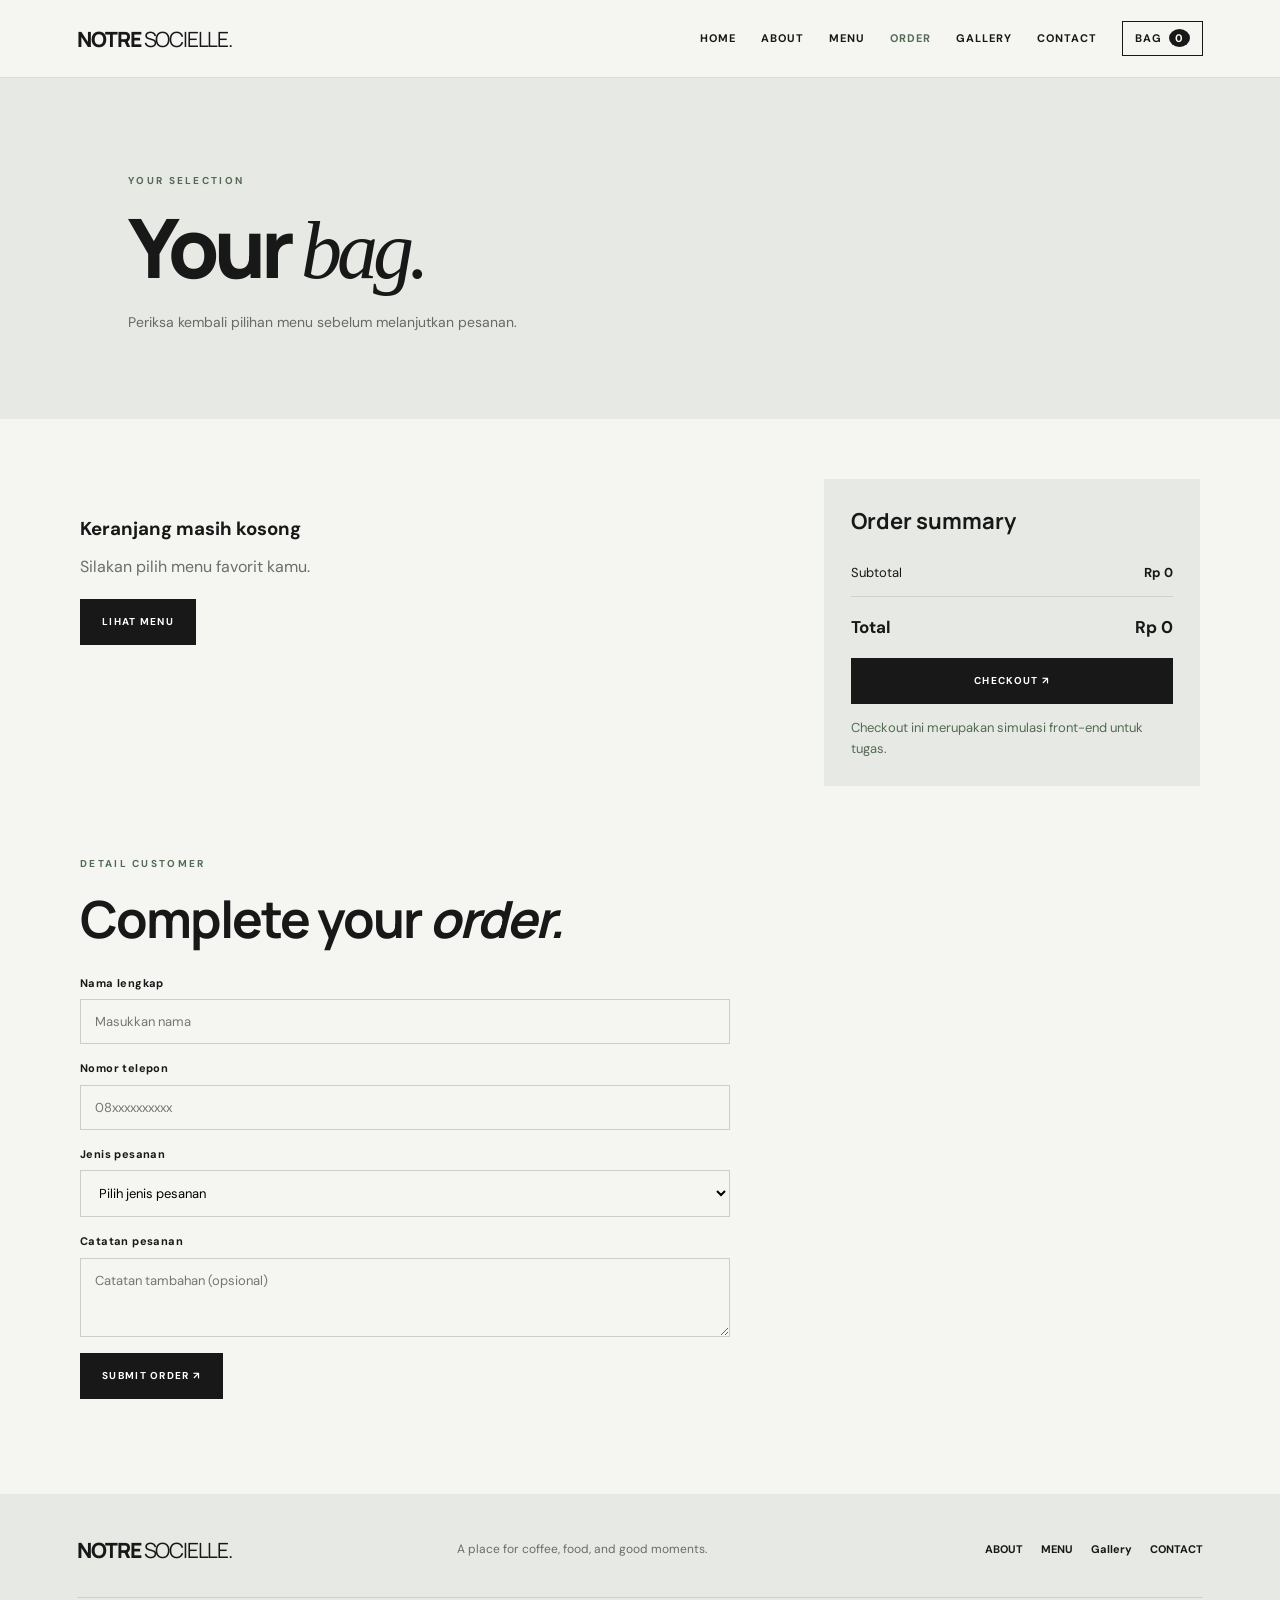
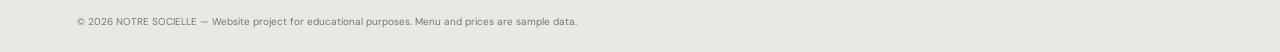
<file: cart.html>
<!DOCTYPE html>
<html lang="id">
<head>
<meta charset="UTF-8">
<meta name="viewport" content="width=device-width, initial-scale=1.0">
<meta name="description" content="NOTRE SOCIELLE - Coffee, food, and good moments.">
<title>Your Bag | NOTRE SOCIELLE</title>
<link rel="stylesheet" href="css/style.css">
<script src="js/script.js" defer></script>
</head>
<body>
<header class="sahrul_header">
<a class="sahrul_logo" href="index.html">NOTRE <span>SOCIELLE.</span></a>
<button class="sahrul_nav_toggle" onclick="toggleNav()" aria-label="Buka navigasi">☰</button>
<nav class="sahrul_nav" id="sahrul_nav">
<a href="index.html" >Home</a><a href="about.html" >About</a><a href="menu.html" >Menu</a><a href="order.html" class="sahrul_active">Order</a><a href="gallery.html">Gallery</a><a href="contact.html" >Contact</a><a class="sahrul_cart_link" href="cart.html">Bag <b id="sahrul_cart_count">0</b></a>
</nav></header>

<main><section class="sahrul_page_hero"><p class="sahrul_eyebrow">YOUR SELECTION</p><h1>Your <em>bag.</em></h1><p>Periksa kembali pilihan menu sebelum melanjutkan pesanan.</p></section><section class="sahrul_container sahrul_cart_layout"><div id="sahrul_cart_items"></div><aside class="sahrul_cart_summary"><h3>Order summary</h3><div class="sahrul_total_line"><span>Subtotal</span><strong id="sahrul_subtotal">Rp0</strong></div><div class="sahrul_total_line sahrul_grand"><span>Total</span><strong id="sahrul_total">Rp0</strong></div><a class="sahrul_btn sahrul_btn_dark sahrul_full" href="#sahrul_checkout_anchor">CHECKOUT ↗</a><p class="sahrul_notice">Checkout ini merupakan simulasi front-end untuk tugas.</p></aside></section><section class="sahrul_container sahrul_checkout" id="sahrul_checkout_anchor"><p class="sahrul_eyebrow">DETAIL CUSTOMER</p><h2>Complete your <em>order.</em></h2><form class="sahrul_form" id="sahrul_checkout_form"><label>Nama lengkap<input type="text" name="nama" required placeholder="Masukkan nama"></label><label>Nomor telepon<input type="tel" name="telepon" required placeholder="08xxxxxxxxxx"></label><label>Jenis pesanan<select name="jenis" required><option value="">Pilih jenis pesanan</option><option>Dine in</option><option>Take away</option></select></label><label>Catatan pesanan<textarea name="catatan" rows="3" placeholder="Catatan tambahan (opsional)"></textarea></label><button class="sahrul_btn sahrul_btn_dark" type="submit">SUBMIT ORDER ↗</button></form><div class="sahrul_feedback" id="sahrul_checkout_result" hidden></div></section></main><footer class="sahrul_footer">
<a class="sahrul_logo" href="index.html">NOTRE <span>SOCIELLE.</span></a>
<p>A place for coffee, food, and good moments.</p>
<div class="sahrul_footer_links"><a href="about.html">ABOUT</a><a href="menu.html">MENU</a><a href="gallery.html">Gallery</a><a href="contact.html">CONTACT</a></div>
<small>© 2026 NOTRE SOCIELLE — Website project for educational purposes. Menu and prices are sample data.</small>
</footer></body></html>
</file>
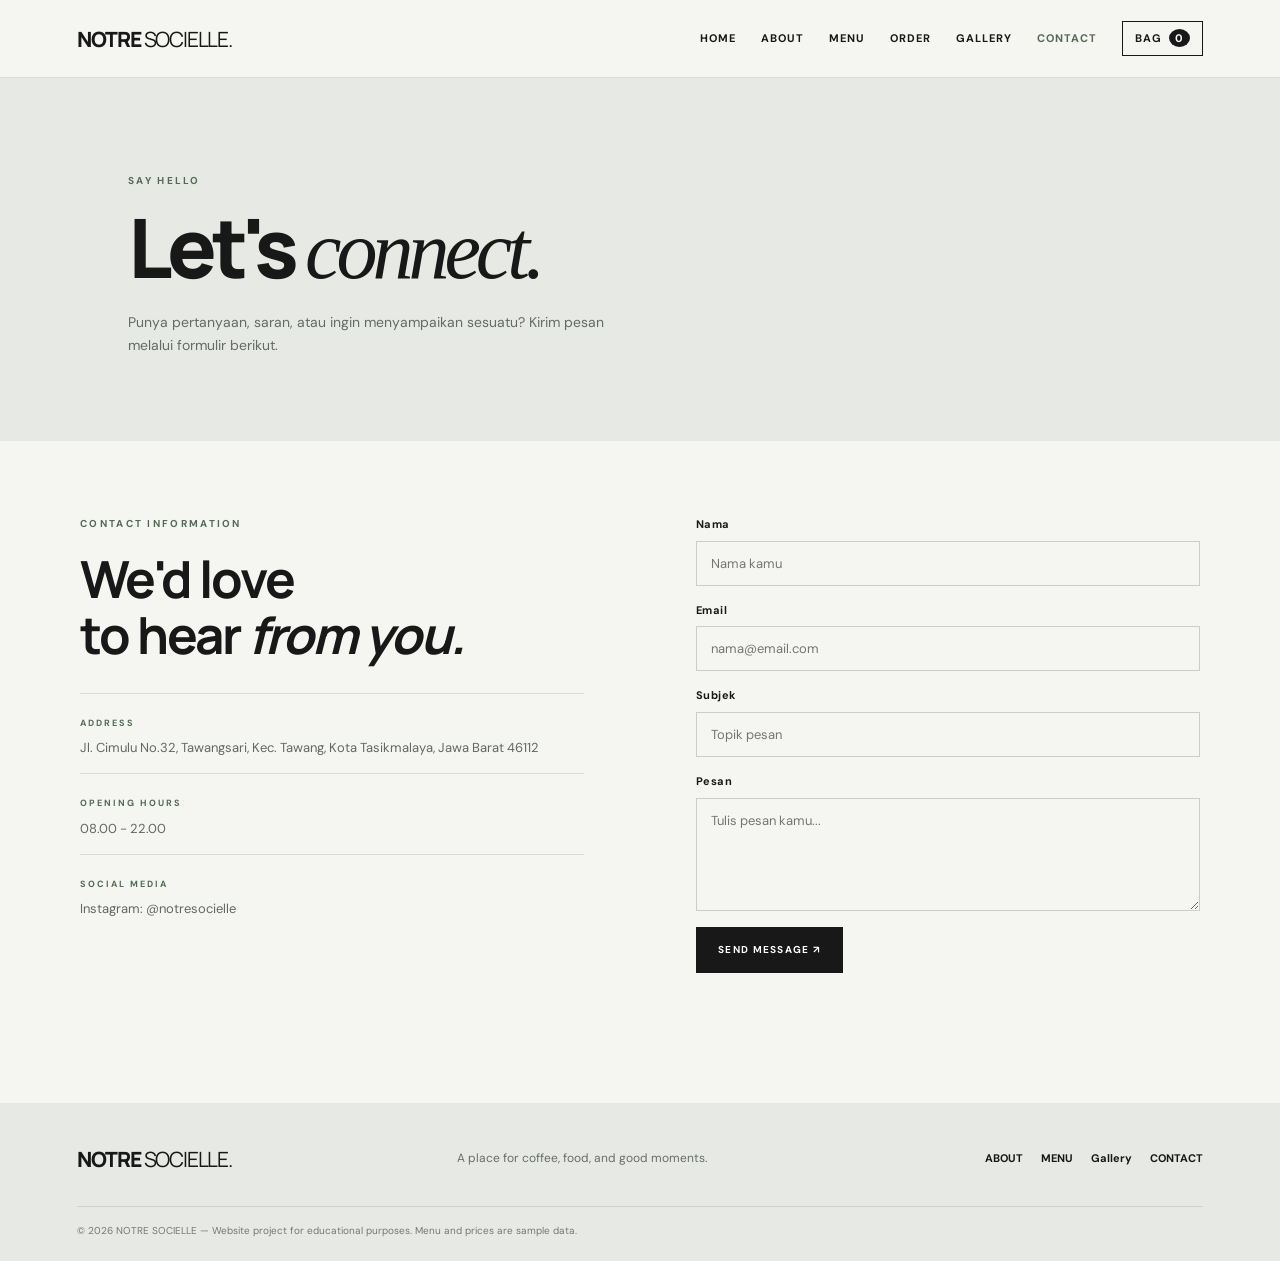
<file: contact.html>
<!DOCTYPE html>
<html lang="id">
<head>
<meta charset="UTF-8">
<meta name="viewport" content="width=device-width, initial-scale=1.0">
<meta name="description" content="NOTRE SOCIELLE - Coffee, food, and good moments.">
<title>Contact | NOTRE SOCIELLE</title>
<link rel="stylesheet" href="css/style.css">
<script src="js/script.js" defer></script>
</head>
<body>
<header class="sahrul_header">
<a class="sahrul_logo" href="index.html">NOTRE <span>SOCIELLE.</span></a>
<button class="sahrul_nav_toggle" onclick="toggleNav()" aria-label="Buka navigasi">☰</button>
<nav class="sahrul_nav" id="sahrul_nav">
<a href="index.html" >Home</a><a href="about.html" >About</a><a href="menu.html" >Menu</a><a href="order.html" >Order</a><a href="gallery.html">Gallery</a><a href="contact.html" class="sahrul_active">Contact</a><a class="sahrul_cart_link" href="cart.html">Bag <b id="sahrul_cart_count">0</b></a>
</nav></header>

<main><section class="sahrul_page_hero"><p class="sahrul_eyebrow">SAY HELLO</p><h1>Let's <em>connect.</em></h1><p>Punya pertanyaan, saran, atau ingin menyampaikan sesuatu? Kirim pesan melalui formulir berikut.</p></section><section class="sahrul_container sahrul_contact_layout"><div><p class="sahrul_eyebrow">CONTACT INFORMATION</p><h2>We'd love<br>to hear <em>from you.</em></h2><div class="sahrul_contact_item"><span>ADDRESS</span><p>Jl. Cimulu No.32, Tawangsari, Kec. Tawang, Kota Tasikmalaya, Jawa Barat 46112</p></div><div class="sahrul_contact_item"><span>OPENING HOURS</span><p>08.00 - 22.00</p></div><div class="sahrul_contact_item"><span>SOCIAL MEDIA</span><p>Instagram: @notresocielle</p></div></div><form class="sahrul_form" id="sahrul_contact_form"><label>Nama<input type="text" name="nama" required placeholder="Nama kamu"></label><label>Email<input type="email" name="email" required placeholder="nama@email.com"></label><label>Subjek<input type="text" name="subjek" required placeholder="Topik pesan"></label><label>Pesan<textarea name="pesan" rows="5" required placeholder="Tulis pesan kamu..."></textarea></label><button class="sahrul_btn sahrul_btn_dark" type="submit">SEND MESSAGE ↗</button><p class="sahrul_feedback" id="sahrul_contact_feedback"></p></form></section></main><footer class="sahrul_footer">
<a class="sahrul_logo" href="index.html">NOTRE <span>SOCIELLE.</span></a>
<p>A place for coffee, food, and good moments.</p>
<div class="sahrul_footer_links"><a href="about.html">ABOUT</a><a href="menu.html">MENU</a><a href="gallery.html">Gallery</a><a href="contact.html">CONTACT</a></div>
<small>© 2026 NOTRE SOCIELLE — Website project for educational purposes. Menu and prices are sample data.</small>
</footer></body></html>
</file>
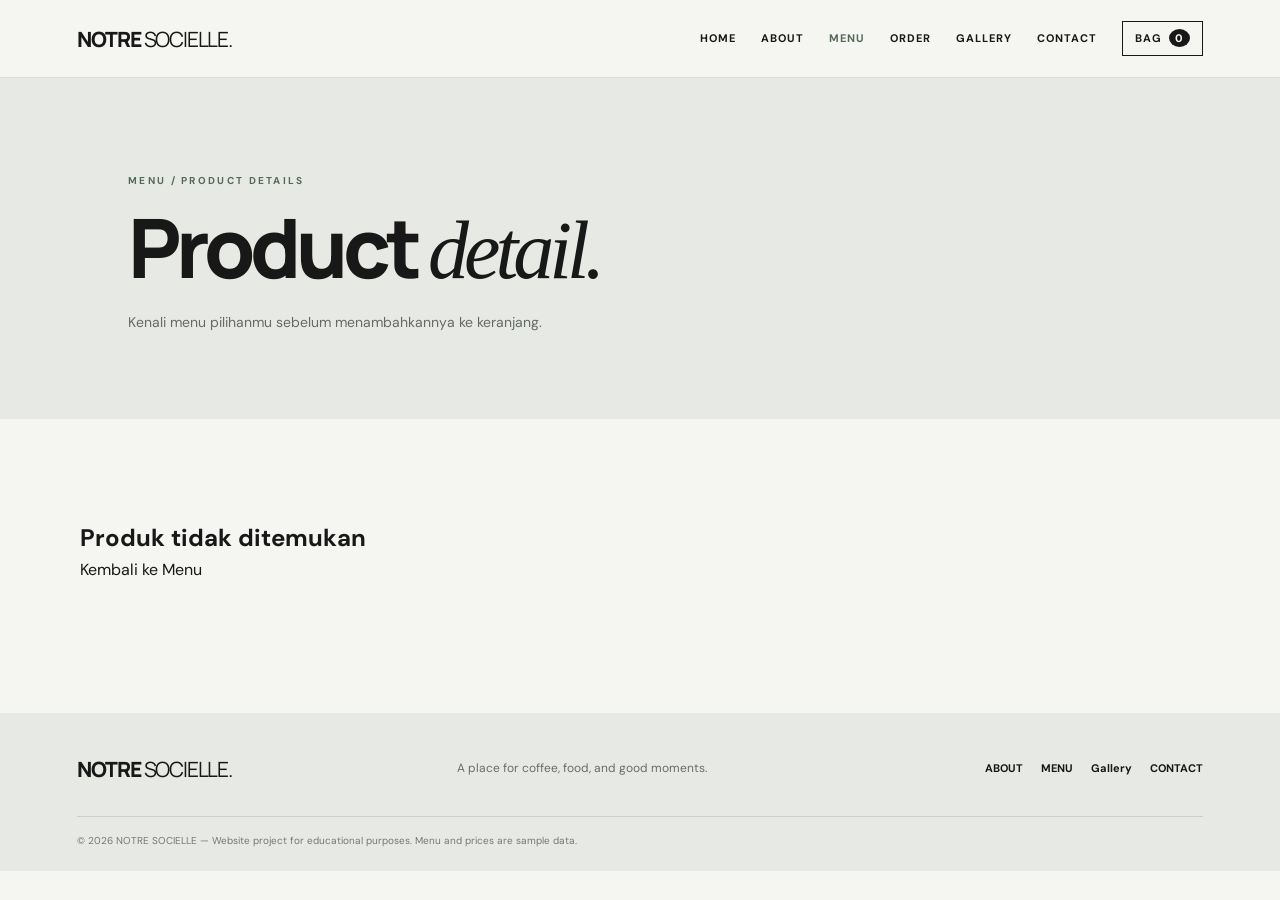
<file: detail.html>
<!DOCTYPE html>
<html lang="id">
<head>
<meta charset="UTF-8">
<meta name="viewport" content="width=device-width, initial-scale=1.0">
<meta name="description" content="NOTRE SOCIELLE - Coffee, food, and good moments.">
<title>Detail Menu | NOTRE SOCIELLE</title>
<link rel="stylesheet" href="css/style.css">
<script src="js/script.js" defer></script>
</head>
<body>
<header class="sahrul_header">
<a class="sahrul_logo" href="index.html">NOTRE <span>SOCIELLE.</span></a>
<button class="sahrul_nav_toggle" onclick="toggleNav()" aria-label="Buka navigasi">☰</button>
<nav class="sahrul_nav" id="sahrul_nav">
<a href="index.html" >Home</a><a href="about.html" >About</a><a href="menu.html" class="sahrul_active">Menu</a><a href="order.html" >Order</a><a href="gallery.html">Gallery</a><a href="contact.html" >Contact</a><a class="sahrul_cart_link" href="cart.html">Bag <b id="sahrul_cart_count">0</b></a>
</nav></header>

<main><section class="sahrul_page_hero"><p class="sahrul_eyebrow">MENU / PRODUCT DETAILS</p><h1>Product <em>detail.</em></h1><p>Kenali menu pilihanmu sebelum menambahkannya ke keranjang.</p></section><section class="sahrul_container sahrul_detail_wrap" id="sahrul_detail_content"></section></main><footer class="sahrul_footer">
<a class="sahrul_logo" href="index.html">NOTRE <span>SOCIELLE.</span></a>
<p>A place for coffee, food, and good moments.</p>
<div class="sahrul_footer_links"><a href="about.html">ABOUT</a><a href="menu.html">MENU</a><a href="gallery.html">Gallery</a><a href="contact.html">CONTACT</a></div>
<small>© 2026 NOTRE SOCIELLE — Website project for educational purposes. Menu and prices are sample data.</small>
</footer></body></html>
</file>
<file: css/style.css>
@import url('https://fonts.googleapis.com/css2?family=DM+Sans:wght@400;500;600;700&family=Manrope:wght@400;500;600;700;800&display=swap');

:root {
    --sahrul-black: #171817;
    --sahrul-white: #f5f5f2;
    --sahrul-grey: #858984;
    --sahrul-line: #d9dcd6;
    --sahrul-green: #526b55;

    --sahrul-font: 'DM Sans', sans-serif;
    --sahrul-head: 'Manrope', sans-serif;
}

* {
    box-sizing: border-box;
    margin: 0;
    padding: 0;
}

html {
    scroll-behavior: smooth;
}

body {
    background: var(--sahrul-white);
    color: var(--sahrul-black);
    font-family: var(--sahrul-font);
    line-height: 1.6;
    overflow-x: hidden;
}

a {
    color: inherit;
    text-decoration: none;
}

img {
    display: block;
    width: 100%;
    height: 100%;
    object-fit: cover;
}

button,
input,
textarea,
select {
    font: inherit;
}

button {
    cursor: pointer;
}

.sahrul_container {
    width: min(1120px, 88%);
    margin-inline: auto;
}

.sahrul_eyebrow {
    margin-bottom: 18px;
    color: var(--sahrul-green);
    font-size: 10px;
    font-weight: 700;
    letter-spacing: 2.3px;
}

.sahrul_btn {
    display: inline-flex;
    align-items: center;
    justify-content: center;
    padding: 14px 21px;
    border: 1px solid transparent;
    font-size: 10px;
    font-weight: 700;
    letter-spacing: 1.3px;
    transition: 0.25s;
}

.sahrul_btn_light {
    background: var(--sahrul-white);
    color: var(--sahrul-black);
}

.sahrul_btn_dark {
    background: var(--sahrul-black);
    color: #fff;
}

.sahrul_btn:hover {
    transform: translateY(-3px);
    background: var(--sahrul-green);
    color: #fff;
}

.sahrul_underlink,
.sahrul_text_link {
    padding-bottom: 5px;
    border-bottom: 1px solid;
    font-size: 10px;
    font-weight: 700;
    letter-spacing: 1px;
}

.sahrul_header {
    position: sticky;
    z-index: 20;
    top: 0;

    display: flex;
    align-items: center;
    justify-content: space-between;

    height: 78px;
    padding-inline: 6%;

    border-bottom: 1px solid var(--sahrul-line);
    background: rgba(245, 245, 242, 0.97);

    backdrop-filter: blur(12px);
}

.sahrul_logo {
    font: 800 21px var(--sahrul-head);
    letter-spacing: -1.2px;
}

.sahrul_logo span {
    font-weight: 400;
}

.sahrul_nav {
    display: flex;
    align-items: center;
    gap: 25px;
}

.sahrul_nav a {
    font-size: 11px;
    font-weight: 700;
    letter-spacing: 1px;
    text-transform: uppercase;
    transition: color 0.25s;
}

.sahrul_nav a:hover,
.sahrul_nav a.sahrul_active {
    color: var(--sahrul-green);
}

.sahrul_cart_link {
    padding: 8px 12px;
    border: 1px solid var(--sahrul-black);
}

.sahrul_cart_link b {
    margin-left: 3px;
    padding: 2px 6px;
    border-radius: 50%;
    background: var(--sahrul-black);
    color: #fff;
}

.sahrul_nav_toggle {
    display: none;
    border: 0;
    background: none;
    font-size: 25px;
}

.sahrul_hero {
    display: grid;
    grid-template-columns: 1fr 1fr;

    min-height: 610px;
    overflow: hidden;

    background: var(--sahrul-black);
    color: #fff;
}

.sahrul_hero_content {
    align-self: center;
    padding: 90px 8% 85px 13%;
}

.sahrul_hero h1,
.sahrul_page_hero h1 {
    font: 800 clamp(48px, 7vw, 90px)/0.98 var(--sahrul-head);
    letter-spacing: -5px;
}

.sahrul_hero h1 em,
.sahrul_page_hero h1 em,
.sahrul_intro h2 em,
.sahrul_feature_text h2 em,
.sahrul_section_head h2 em,
.sahrul_cta h2 em,
.sahrul_quote h2 em {
    font-family: Georgia, serif;
    font-weight: 400;
}

.sahrul_hero_text {
    max-width: 390px;
    margin: 25px 0 30px;
    color: #c6c9c4;
    font-size: 14px;
}

.sahrul_actions {
    display: flex;
    flex-wrap: wrap;
    align-items: center;
    gap: 22px;
}

.sahrul_hero_image {
    position: relative;
    min-height: 610px;
    animation: sahrulZoom 1s both;
}

.sahrul_hero_image::after {
    position: absolute;
    inset: 0;
    background: linear-gradient(
        90deg,
        rgba(23, 24, 23, 0.2),
        transparent
    );
    content: "";
}

.sahrul_image_label {
    position: absolute;
    z-index: 1;
    right: 24px;
    bottom: 22px;
    color: #fff;
    font-size: 9px;
    letter-spacing: 2px;
}

.sahrul_intro {
    display: grid;
    grid-template-columns: 1fr 1fr;
    gap: 10%;
    padding-block: 105px;
}

.sahrul_intro h2,
.sahrul_feature_text h2,
.sahrul_section_head h2,
.sahrul_order_layout h2,
.sahrul_checkout h2,
.sahrul_contact_layout h2 {
    font: 700 clamp(34px, 4vw, 54px)/1.1 var(--sahrul-head);
    letter-spacing: -2px;
}

.sahrul_intro_copy {
    max-width: 440px;
    padding-top: 38px;
}

.sahrul_intro_copy p,
.sahrul_feature_text > p:not(.sahrul_eyebrow) {
    margin-bottom: 24px;
    color: #666d66;
    font-size: 14px;
}

.sahrul_feature {
    display: grid;
    grid-template-columns: 1.1fr 0.9fr;
    min-height: 450px;
    background: #e7e9e4;
}

.sahrul_feature_img {
    min-height: 450px;
}

.sahrul_feature_text {
    align-self: center;
    padding: 75px 12%;
}

.sahrul_feature_text h2 {
    margin-bottom: 20px;
}

.sahrul_highlights {
    padding-block: 100px 105px;
}

.sahrul_section_head {
    display: flex;
    align-items: end;
    justify-content: space-between;
    gap: 20px;
    margin-bottom: 32px;
}

.sahrul_section_head h2 {
    font-size: 42px;
}

.sahrul_product_grid {
    display: grid;
    grid-template-columns: repeat(3, minmax(0, 1fr));
    gap: 25px;
}

.sahrul_product_card {
    min-width: 0;
    transition: transform 0.35s, box-shadow 0.35s;
}

.sahrul_product_card:hover {
    transform: translateY(-7px);
}

.sahrul_product_image {
    display: block;
    height: 225px;
    overflow: hidden;
    background: #e9ebe7;
}

.sahrul_product_image img {
    transition: transform 0.65s cubic-bezier(0.2, 0.7, 0.2, 1);
}

.sahrul_product_card:hover .sahrul_product_image img {
    transform: scale(1.045);
}

.sahrul_product_meta {
    display: flex;
    justify-content: space-between;
    gap: 12px;
    padding-top: 13px;
}

.sahrul_product_meta h3 {
    font: 700 15px var(--sahrul-head);
}

.sahrul_product_meta p {
    color: #70756f;
    font-size: 12px;
}

.sahrul_product_price {
    font-size: 13px;
    font-weight: 700;
    white-space: nowrap;
}

.sahrul_product_actions {
    display: flex;
    flex-wrap: wrap;
    gap: 8px;
    margin-top: 12px;
}

.sahrul_small_btn {
    padding: 9px 11px;
    border: 1px solid var(--sahrul-black);
    background: transparent;
    font-size: 9px;
    font-weight: 700;
    letter-spacing: 1px;
    transition: 0.25s;
}

.sahrul_small_btn:hover {
    background: var(--sahrul-black);
    color: #fff;
}

.sahrul_cta {
    padding: 85px 20px;
    background: var(--sahrul-black);
    color: #fff;
    text-align: center;
}

.sahrul_cta h2 {
    margin-bottom: 25px;
    font: 700 clamp(38px, 5vw, 62px)/1.1 var(--sahrul-head);
    letter-spacing: -2px;
}

.sahrul_cta .sahrul_eyebrow,
.sahrul_values .sahrul_eyebrow {
    color: #a8b6a5;
}

.sahrul_footer {
    display: grid;
    grid-template-columns: 1fr 1fr 1fr;
    align-items: center;
    gap: 15px;
    padding: 42px 6% 22px;
    background: #e7e9e4;
}

.sahrul_footer p {
    color: #686e68;
    font-size: 12px;
}

.sahrul_footer_links {
    display: flex;
    justify-content: flex-end;
    gap: 18px;
}

.sahrul_footer_links a {
    font-size: 11px;
    font-weight: 700;
}

.sahrul_footer small {
    grid-column: 1 / -1;
    margin-top: 18px;
    padding-top: 16px;
    border-top: 1px solid #cfd2cc;
    color: #737972;
    font-size: 10px;
}

.sahrul_page_hero {
    padding: 95px 10% 85px;
    background: #e7e9e4;
}

.sahrul_page_hero h1 {
    font-size: clamp(48px, 7vw, 82px);
}

.sahrul_page_hero > p:last-child {
    max-width: 500px;
    margin-top: 20px;
    color: #656b65;
    font-size: 14px;
}

.sahrul_about_split {
    display: grid;
    grid-template-columns: 1fr 1fr;
    align-items: center;
    gap: 9%;
    padding-block: 95px;
}

.sahrul_about_photo {
    height: 430px;
}

.sahrul_about_split h2 {
    margin-bottom: 22px;
    font: 700 clamp(34px, 4vw, 52px)/1.1 var(--sahrul-head);
    letter-spacing: -2px;
}

.sahrul_about_split > div:last-child > p:not(.sahrul_eyebrow) {
    margin-bottom: 15px;
    color: #656b65;
    font-size: 14px;
}

.sahrul_values {
    padding: 75px 0 85px;
    background: var(--sahrul-black);
    color: #fff;
}

.sahrul_value_grid {
    display: grid;
    grid-template-columns: repeat(3, minmax(0, 1fr));
    gap: 35px;
    margin-top: 32px;
}

.sahrul_value_grid article {
    padding-top: 20px;
    border-top: 1px solid #515651;
}

.sahrul_value_grid span {
    color: #a8b6a5;
    font-size: 11px;
}

.sahrul_value_grid h3 {
    margin: 20px 0 10px;
    font: 700 24px var(--sahrul-head);
}

.sahrul_value_grid p {
    color: #bfc4bd;
    font-size: 13px;
}

.sahrul_quote {
    padding: 90px 20px;
    text-align: center;
}

.sahrul_quote h2 {
    font: 700 clamp(34px, 5vw, 58px)/1.15 var(--sahrul-head);
}

.sahrul_menu_section {
    padding-block: 50px 100px;
}

.sahrul_menu_toolbar {
    display: flex;
    align-items: center;
    justify-content: space-between;
    gap: 20px;
    margin-bottom: 32px;
}

.sahrul_filters {
    display: flex;
    flex-wrap: wrap;
    gap: 8px;
}

.sahrul_filter {
    padding: 10px 15px;
    border: 1px solid var(--sahrul-line);
    background: transparent;
    font-size: 10px;
    font-weight: 700;
    white-space: nowrap;
    transition: 0.2s;
}

.sahrul_filter.sahrul_active,
.sahrul_filter:hover {
    border-color: var(--sahrul-black);
    background: var(--sahrul-black);
    color: #fff;
}

.sahrul_all_products {
    grid-template-columns: repeat(3, minmax(0, 1fr));
    row-gap: 38px;
}

.sahrul_disclaimer {
    margin-top: 30px;
    color: #777d76;
    font-size: 11px;
}

.sahrul_detail_wrap {
    padding-block: 65px 95px;
}

.sahrul_detail_card {
    display: grid;
    grid-template-columns: 1fr 1fr;
    align-items: center;
    gap: 7%;
}

.sahrul_detail_card > img {
    height: 430px;
    background: #e9ebe7;
    object-fit: cover;
}

.sahrul_detail_card h2 {
    margin: 10px 0;
    font: 700 42px var(--sahrul-head);
}

.sahrul_detail_card p {
    margin-bottom: 18px;
    color: #687068;
}

.sahrul_detail_price {
    margin-bottom: 20px;
    font-size: 20px;
    font-weight: 700;
}

.sahrul_order_layout {
    display: grid;
    grid-template-columns: 1.7fr 0.8fr;
    gap: 40px;
    padding-block: 70px 95px;
}

.sahrul_order_products {
    grid-template-columns: repeat(2, minmax(0, 1fr));
    margin-top: 28px;
}

.sahrul_order_side,
.sahrul_cart_summary {
    position: sticky;
    top: 100px;
    height: max-content;
    padding: 27px;
    background: #e7e9e4;
}

.sahrul_order_side h3,
.sahrul_cart_summary h3 {
    margin-bottom: 15px;
    font: 700 22px var(--sahrul-head);
}

.sahrul_order_side p {
    margin-bottom: 18px;
    color: #687068;
    font-size: 13px;
}

.sahrul_cart_layout {
    display: grid;
    grid-template-columns: 1.5fr 0.8fr;
    gap: 40px;
    padding-block: 60px 70px;
}

.sahrul_cart_row {
    display: grid;
    grid-template-columns: 100px minmax(0, 1fr) auto;
    align-items: center;
    gap: 17px;
    padding: 17px 0;
    border-bottom: 1px solid var(--sahrul-line);
}

.sahrul_cart_row img {
    height: 88px;
    background: #e9ebe7;
}

.sahrul_cart_row h4 {
    font: 700 15px var(--sahrul-head);
}

.sahrul_cart_row p {
    color: #687068;
    font-size: 12px;
}

.sahrul_qty {
    display: flex;
    align-items: center;
    gap: 10px;
    margin-top: 7px;
}

.sahrul_qty button {
    width: 25px;
    height: 25px;
    border: 1px solid var(--sahrul-line);
    background: #fff;
}

.sahrul_remove {
    margin-top: 5px;
    border: 0;
    background: none;
    font-size: 10px;
    text-decoration: underline;
}

.sahrul_total_line {
    display: flex;
    justify-content: space-between;
    padding: 12px 0;
    border-bottom: 1px solid #cdd1ca;
    font-size: 13px;
}

.sahrul_grand {
    padding: 17px 0;
    border: 0;
    font-size: 17px;
    font-weight: 700;
}

.sahrul_full {
    width: 100%;
}

.sahrul_empty {
    padding: 35px 0;
}

.sahrul_empty p {
    margin: 10px 0 20px;
    color: #687068;
}

.sahrul_checkout {
    padding-bottom: 95px;
}

.sahrul_checkout h2 {
    margin-bottom: 28px;
}

.sahrul_form {
    display: grid;
    gap: 16px;
    max-width: 650px;
}

.sahrul_form label {
    display: grid;
    gap: 7px;
    font-size: 11px;
    font-weight: 700;
    letter-spacing: 0.4px;
}

.sahrul_form input,
.sahrul_form textarea,
.sahrul_form select {
    width: 100%;
    min-width: 0;
    padding: 13px 14px;
    border: 1px solid #c9cec7;
    outline: none;
    background: transparent;
    font: 13px var(--sahrul-font);
}

.sahrul_form input:focus,
.sahrul_form textarea:focus,
.sahrul_form select:focus {
    border-color: var(--sahrul-green);
}

.sahrul_form button {
    justify-self: start;
}

.sahrul_notice,
.sahrul_feedback {
    margin-top: 14px;
    color: var(--sahrul-green);
    font-size: 13px;
}

.sahrul_contact_layout {
    display: grid;
    grid-template-columns: 1fr 1fr;
    gap: 10%;
    padding-block: 75px 100px;
}

.sahrul_contact_layout h2 {
    margin-bottom: 30px;
}

.sahrul_contact_item {
    padding: 14px 0;
    border-top: 1px solid var(--sahrul-line);
}

.sahrul_contact_item span {
    color: var(--sahrul-green);
    font-size: 9px;
    font-weight: 700;
    letter-spacing: 2px;
}

.sahrul_contact_item p {
    margin-top: 5px;
    color: #626962;
    font-size: 13px;
}

.sahrul_gallery_section {
    padding-block: 30px 90px;
}

.sahrul_gallery_intro {
    max-width: 620px;
    margin-bottom: 34px;
}

.sahrul_gallery_intro h2 {
    margin: 12px 0;
    font-size: clamp(2rem, 5vw, 3.5rem);
    line-height: 1.05;
}

.sahrul_gallery_intro h2 em {
    font-family: Georgia, serif;
    font-weight: 400;
}

.sahrul_gallery_intro > p:last-child {
    color: #708078;
    line-height: 1.7;
}

.sahrul_gallery_grid {
    display: grid;
    grid-template-columns: repeat(3, minmax(0, 1fr));
    gap: 18px;
}

.sahrul_gallery_item {
    position: relative;
    display: block;
    height: 290px;
    min-height: 250px;
    overflow: hidden;
    background: #e8ece8;
    color: #fff;
}

.sahrul_gallery_item.sahrul_gallery_tall {
    grid-row: span 2;
    height: 598px;
}

.sahrul_gallery_item img {
    transition: transform 0.7s cubic-bezier(0.2, 0.7, 0.2, 1);
}

.sahrul_gallery_item::after {
    position: absolute;
    inset: 35% 0 0;
    background: linear-gradient(
        transparent,
        rgba(0, 0, 0, 0.58)
    );
    content: "";
}

.sahrul_gallery_item span {
    position: absolute;
    z-index: 1;
    bottom: 18px;
    left: 20px;
    font-size: 0.78rem;
    letter-spacing: 0.12em;
    text-transform: uppercase;
}

.sahrul_gallery_item:hover img {
    transform: scale(1.055);
}

.sahrul_reveal,
.sahrul_reveal_left,
.sahrul_reveal_right {
    opacity: 0;
    transition:
        opacity 0.75s ease,
        transform 0.75s cubic-bezier(0.2, 0.7, 0.2, 1);
}

.sahrul_reveal {
    transform: translateY(35px);
}

.sahrul_reveal_left {
    transform: translateX(-45px);
}

.sahrul_reveal_right {
    transform: translateX(45px);
}

.sahrul_visible {
    opacity: 1 !important;
    transform: translate(0, 0) !important;
}

@keyframes sahrulSlideLeft {
    from {
        opacity: 0;
        transform: translateX(-45px);
    }

    to {
        opacity: 1;
        transform: translateX(0);
    }
}

@keyframes sahrulZoom {
    from {
        opacity: 0;
        transform: scale(1.06);
    }

    to {
        opacity: 1;
        transform: scale(1);
    }
}

@keyframes sahrulFadeUp {
    from {
        opacity: 0;
        transform: translateY(25px);
    }

    to {
        opacity: 1;
        transform: translateY(0);
    }
}

.sahrul_hero_content > * {
    animation: sahrulSlideLeft 0.8s both;
}

.sahrul_hero_content > *:nth-child(2) {
    animation-delay: 0.12s;
}

.sahrul_hero_content > *:nth-child(3) {
    animation-delay: 0.24s;
}

.sahrul_hero_content > *:nth-child(4) {
    animation-delay: 0.36s;
}

.sahrul_page_hero > * {
    animation: sahrulFadeUp 0.7s both;
}

.sahrul_page_hero > *:nth-child(2) {
    animation-delay: 0.12s;
}

.sahrul_page_hero > *:nth-child(3) {
    animation-delay: 0.24s;
}

@media (max-width: 800px) {

    .sahrul_header {
        height: 70px;
        padding-inline: 5%;
    }

    .sahrul_nav_toggle {
        display: block;
    }

    .sahrul_nav {
        position: absolute;
        top: 70px;
        right: 0;
        left: 0;

        display: none;
        flex-direction: column;
        align-items: flex-start;
        gap: 17px;

        padding: 22px 6%;
        border-bottom: 1px solid var(--sahrul-line);
        background: var(--sahrul-white);
    }

    .sahrul_nav.open {
        display: flex;
    }

    .sahrul_hero {
        grid-template-columns: 1fr;
    }

    .sahrul_hero_content {
        padding: 75px 8% 55px;
    }

    .sahrul_hero_image {
        height: 320px;
        min-height: 320px;
    }

    .sahrul_intro,
    .sahrul_about_split,
    .sahrul_feature,
    .sahrul_detail_card,
    .sahrul_order_layout,
    .sahrul_cart_layout,
    .sahrul_contact_layout {
        grid-template-columns: 1fr;
    }

    .sahrul_intro {
        gap: 20px;
        padding-block: 70px;
    }

    .sahrul_intro_copy {
        padding-top: 0;
    }

    .sahrul_feature_img {
        height: 300px;
        min-height: 300px;
    }

    .sahrul_feature_text {
        padding: 55px 8%;
    }

    .sahrul_product_grid,
    .sahrul_all_products {
        grid-template-columns: repeat(2, minmax(0, 1fr));
    }

    .sahrul_product_image {
        height: 185px;
    }

    .sahrul_footer {
        grid-template-columns: 1fr 1fr;
    }

    .sahrul_footer p,
    .sahrul_footer_links {
        grid-column: 1 / -1;
        justify-content: flex-start;
    }

    .sahrul_page_hero {
        padding: 70px 7%;
    }

    .sahrul_about_split {
        gap: 35px;
        padding-block: 60px;
    }

    .sahrul_about_photo {
        height: 320px;
    }

    .sahrul_order_side,
    .sahrul_cart_summary {
        position: static;
    }

    .sahrul_contact_layout {
        gap: 40px;
    }

    .sahrul_detail_card {
        gap: 28px;
    }

    .sahrul_detail_card > img {
        height: 350px;
    }

    .sahrul_gallery_grid {
        grid-template-columns: repeat(2, minmax(0, 1fr));
        gap: 12px;
    }

    .sahrul_gallery_item {
        height: 220px;
        min-height: 220px;
    }

    .sahrul_gallery_item.sahrul_gallery_tall {
        height: 452px;
    }
}

@media (max-width: 600px) {

    .sahrul_container {
        width: 90%;
    }

    .sahrul_filters {
        width: 100%;
        flex-wrap: nowrap;
        overflow-x: auto;
        padding-bottom: 8px;
        scrollbar-width: thin;
    }

    .sahrul_menu_toolbar {
        align-items: flex-start;
        flex-direction: column;
    }

    .sahrul_cart_row {
        grid-template-columns: 72px minmax(0, 1fr);
        gap: 11px;
    }

    .sahrul_cart_row img {
        height: 72px;
    }

    .sahrul_cart_row > strong {
        grid-column: 2;
    }

    .sahrul_value_grid {
        grid-template-columns: 1fr;
    }

    .sahrul_gallery_grid {
        grid-template-columns: 1fr;
    }

    .sahrul_gallery_item,
    .sahrul_gallery_item.sahrul_gallery_tall {
        height: 260px;
        min-height: 260px;
        grid-row: auto;
    }
}

@media (max-width: 480px) {

    .sahrul_hero h1,
    .sahrul_page_hero h1 {
        font-size: clamp(42px, 13vw, 58px);
        letter-spacing: -3px;
    }

    .sahrul_product_grid,
    .sahrul_all_products,
    .sahrul_order_products {
        grid-template-columns: repeat(2, minmax(0, 1fr));
        gap: 13px;
    }

    .sahrul_product_image {
        height: 140px;
    }

    .sahrul_product_meta {
        display: block;
    }

    .sahrul_product_meta h3 {
        overflow-wrap: anywhere;
    }

    .sahrul_product_price {
        display: block;
        margin-top: 5px;
    }

    .sahrul_section_head {
        align-items: flex-start;
        flex-direction: column;
    }

    .sahrul_footer {
        padding-inline: 6%;
    }

    .sahrul_detail_card h2 {
        font-size: 32px;
    }

    .sahrul_order_side,
    .sahrul_cart_summary {
        padding: 20px;
    }

    .sahrul_product_actions .sahrul_small_btn {
        flex: 1 1 auto;
    }
}

@media (max-width: 360px) {

    .sahrul_product_grid,
    .sahrul_all_products,
    .sahrul_order_products {
        grid-template-columns: 1fr;
    }

    .sahrul_product_image {
        height: 210px;
    }

    .sahrul_actions {
        align-items: flex-start;
        flex-direction: column;
    }

    .sahrul_cart_row {
        grid-template-columns: 60px minmax(0, 1fr);
    }

    .sahrul_cart_row img {
        height: 60px;
    }
}

@media (prefers-reduced-motion: reduce) {

    *,
    *::before,
    *::after {
        scroll-behavior: auto !important;
        animation-duration: 0.01ms !important;
        animation-iteration-count: 1 !important;
        transition-duration: 0.01ms !important;
    }

    .sahrul_reveal,
    .sahrul_reveal_left,
    .sahrul_reveal_right {
        opacity: 1 !important;
        transform: none !important;
    }
}
</file>
